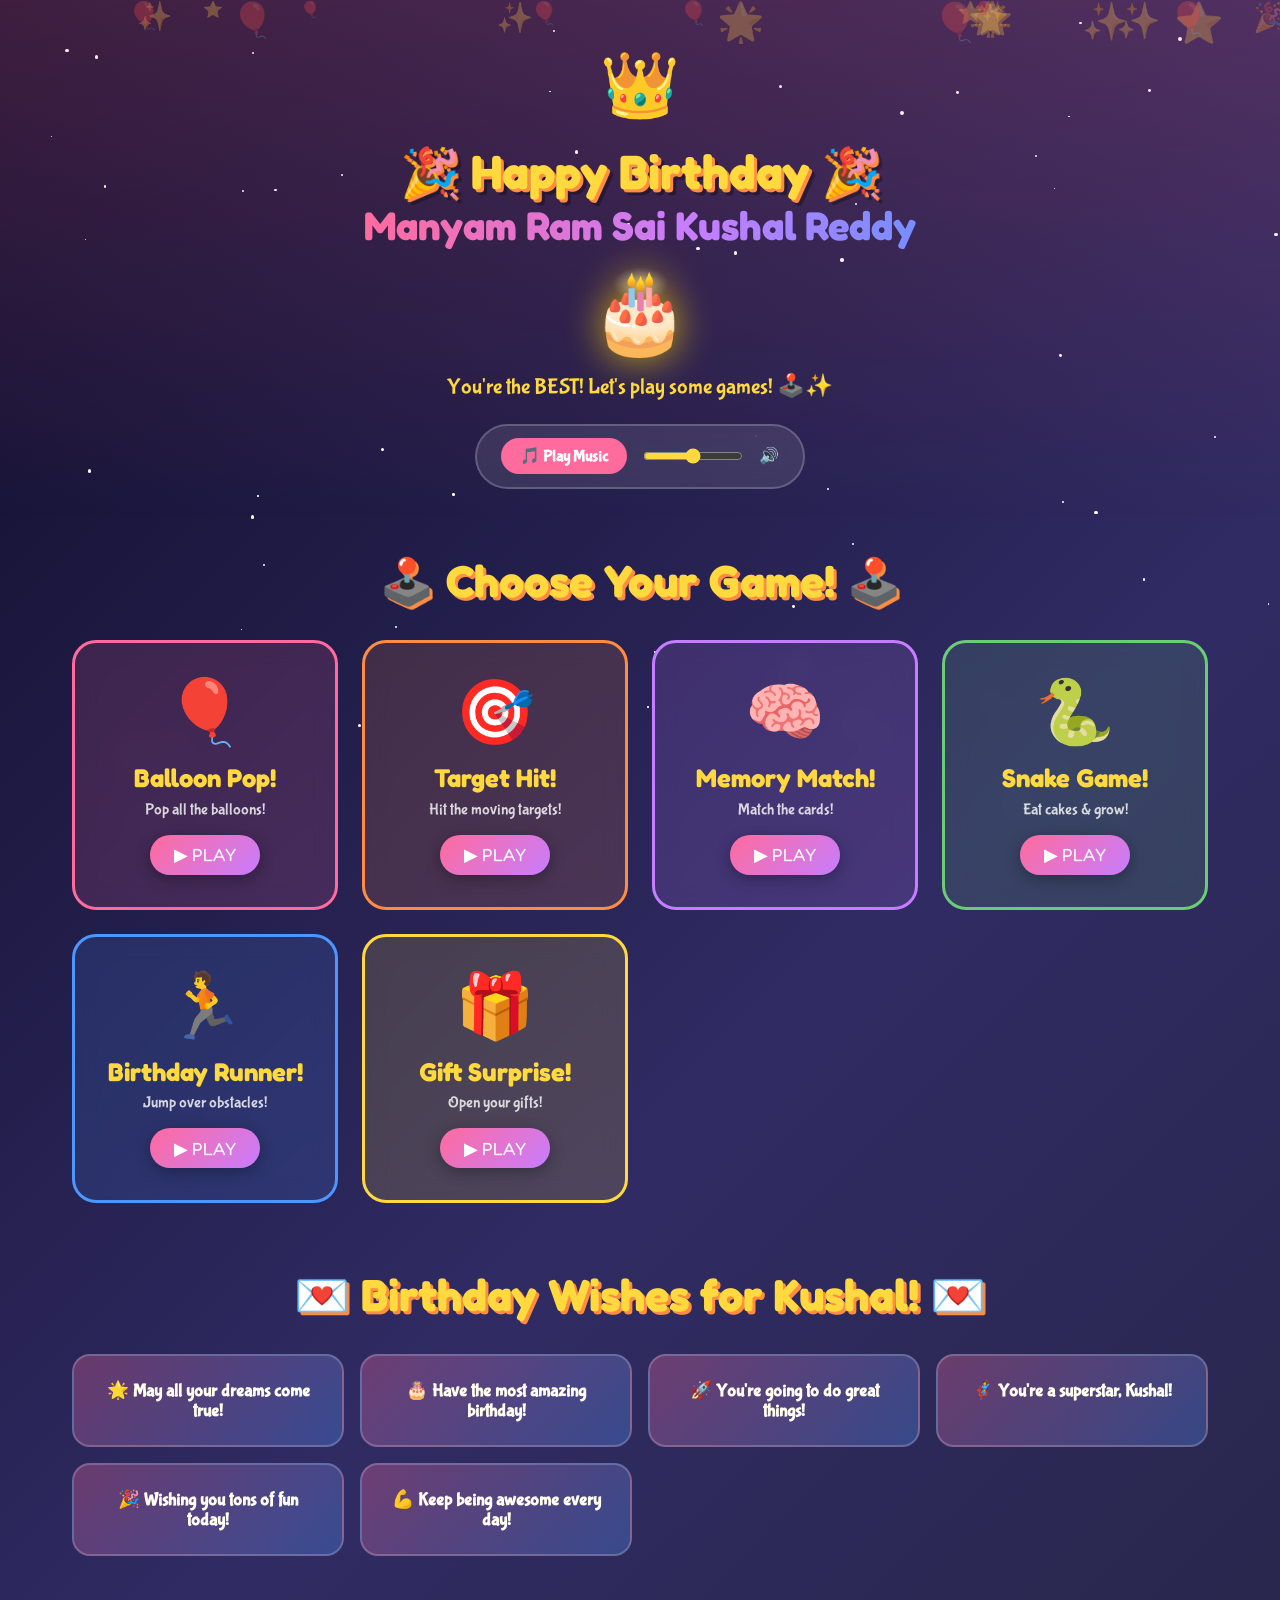
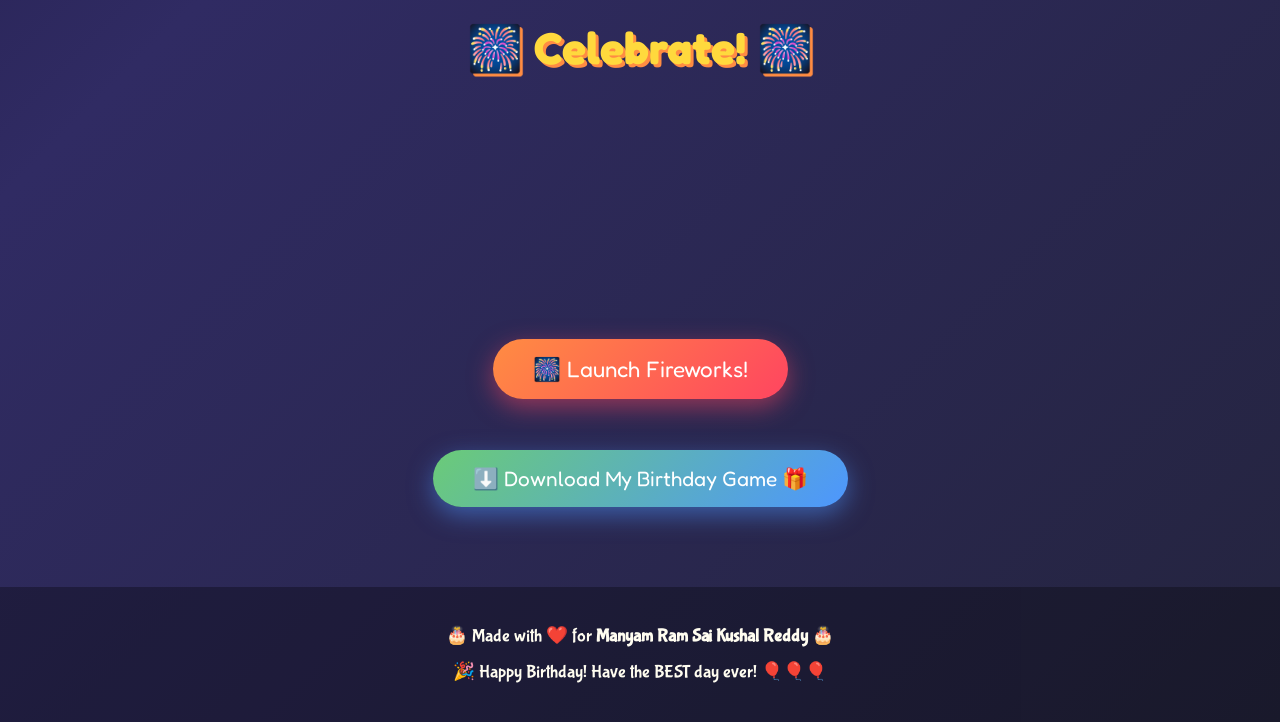
<file: index.html>
<!DOCTYPE html>
<html lang="en">
<head>
  <meta charset="UTF-8" />
  <meta name="viewport" content="width=device-width, initial-scale=1.0"/>
  <title>🎉 Happy Birthday Kushal! 🎂</title>
  <link rel="stylesheet" href="style.css" />
  <!-- Google Fonts: Bubblegum Sans + Fredoka One -->
  <link href="https://fonts.googleapis.com/css2?family=Bubblegum+Sans&family=Fredoka+One&family=Nunito:wght@400;700;900&display=swap" rel="stylesheet"/>
</head>
<body>

  <!-- 🎊 Confetti container -->
  <div id="confetti-container"></div>

  <!-- 🎈 Floating balloons background -->
  <div id="balloons-bg"></div>

  <!-- ⭐ Stars background -->
  <div id="stars-bg"></div>

  <!-- 🏠 HEADER -->
  <header class="main-header">
    <div class="birthday-crown">👑</div>
    <h1 class="main-title">
      <span class="wave-text">🎉 Happy Birthday 🎉</span><br/>
      <span class="name-text">Manyam Ram Sai Kushal Reddy</span>
    </h1>
    <div class="cake-animation">🎂</div>
    <p class="subtitle">You're the BEST! Let's play some games! 🕹️✨</p>

    <!-- 🔊 Music controls -->
    <div class="music-controls">
      <button id="music-btn" class="music-btn" onclick="toggleMusic()">🎵 Play Music</button>
      <input type="range" id="volume-slider" min="0" max="1" step="0.1" value="0.5" oninput="changeVolume(this.value)" />
      <span>🔊</span>
    </div>
  </header>

  <!-- 🎮 GAMES SECTION -->
  <section class="games-section">
    <h2 class="section-title">🕹️ Choose Your Game! 🕹️</h2>
    <div class="games-grid">

      <a href="games/balloon.html" class="game-card balloon-card">
        <div class="game-emoji">🎈</div>
        <h3>Balloon Pop!</h3>
        <p>Pop all the balloons!</p>
        <span class="play-btn">▶ PLAY</span>
      </a>

      <a href="games/target.html" class="game-card target-card">
        <div class="game-emoji">🎯</div>
        <h3>Target Hit!</h3>
        <p>Hit the moving targets!</p>
        <span class="play-btn">▶ PLAY</span>
      </a>

      <a href="games/memory.html" class="game-card memory-card">
        <div class="game-emoji">🧠</div>
        <h3>Memory Match!</h3>
        <p>Match the cards!</p>
        <span class="play-btn">▶ PLAY</span>
      </a>

      <a href="games/snake.html" class="game-card snake-card">
        <div class="game-emoji">🐍</div>
        <h3>Snake Game!</h3>
        <p>Eat cakes & grow!</p>
        <span class="play-btn">▶ PLAY</span>
      </a>

      <a href="games/runner.html" class="game-card runner-card">
        <div class="game-emoji">🏃</div>
        <h3>Birthday Runner!</h3>
        <p>Jump over obstacles!</p>
        <span class="play-btn">▶ PLAY</span>
      </a>

      <a href="games/gift.html" class="game-card gift-card">
        <div class="game-emoji">🎁</div>
        <h3>Gift Surprise!</h3>
        <p>Open your gifts!</p>
        <span class="play-btn">▶ PLAY</span>
      </a>

    </div>
  </section>

  <!-- 💌 WISHES SECTION -->
  <section class="wishes-section">
    <h2 class="section-title">💌 Birthday Wishes for Kushal! 💌</h2>
    <div class="wishes-grid">
      <div class="wish-card">🌟 May all your dreams come true!</div>
      <div class="wish-card">🎂 Have the most amazing birthday!</div>
      <div class="wish-card">🚀 You're going to do great things!</div>
      <div class="wish-card">🦸 You're a superstar, Kushal!</div>
      <div class="wish-card">🎉 Wishing you tons of fun today!</div>
      <div class="wish-card">💪 Keep being awesome every day!</div>
    </div>
  </section>

  <!-- 🎆 FIREWORKS SECTION -->
  <section class="fireworks-section">
    <h2 class="section-title">🎆 Celebrate! 🎆</h2>
    <div id="fireworks-display"></div>
    <button class="fireworks-btn" onclick="launchFireworks()">🎆 Launch Fireworks!</button>
    <br/><br/>
    <!-- ⬇️ Download Button -->
    <button class="download-btn" onclick="showDownloadInfo()">⬇️ Download My Birthday Game 🎁</button>
    <div id="download-info" class="download-info" style="display:none;">
      <h3>🎁 How to Download & Run!</h3>
      <ol>
        <li>📁 Copy the entire <strong>birthday-game</strong> folder to your computer</li>
        <li>💻 Open <strong>VS Code</strong></li>
        <li>📂 Go to <strong>File → Open Folder</strong> → select <strong>birthday-game</strong></li>
        <li>🔌 Install <strong>Live Server</strong> extension (search in Extensions panel)</li>
        <li>🖱️ Right-click <strong>index.html</strong> → click <strong>"Open with Live Server"</strong></li>
        <li>🎉 Enjoy the Birthday Game Party!</li>
      </ol>
    </div>
  </section>

  <!-- 🦶 FOOTER -->
  <footer class="main-footer">
    <p>🎂 Made with ❤️ for <strong>Manyam Ram Sai Kushal Reddy</strong> 🎂</p>
    <p>🎉 Happy Birthday! Have the BEST day ever! 🎈🎈🎈</p>
  </footer>

  <script src="script.js"></script>
</body>
</html>
</file>
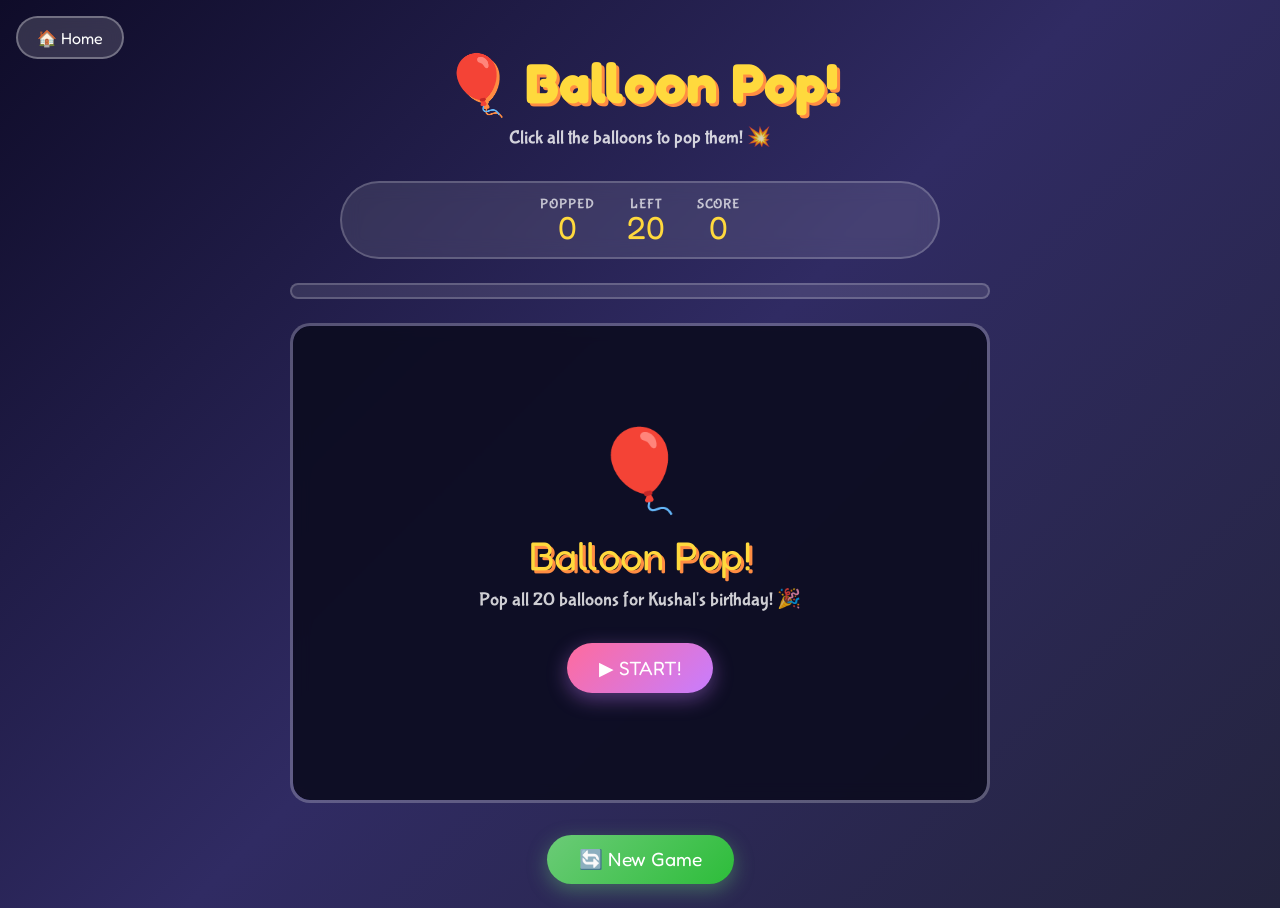
<file: games/balloon.html>
<!DOCTYPE html>
<html lang="en">
<head>
  <meta charset="UTF-8"/>
  <meta name="viewport" content="width=device-width, initial-scale=1.0"/>
  <title>🎈 Balloon Pop! - Kushal's Birthday</title>
  <link href="https://fonts.googleapis.com/css2?family=Bubblegum+Sans&family=Fredoka+One&display=swap" rel="stylesheet"/>
  <link rel="stylesheet" href="../css/games.css"/>
  <style>
    #balloon-arena {
      width: min(700px, 95vw);
      height: 480px;
      position: relative;
      cursor: crosshair;
    }
    .balloon {
      position: absolute;
      font-size: 2.8rem;
      cursor: pointer;
      transition: transform 0.1s;
      user-select: none;
      filter: drop-shadow(0 4px 8px rgba(0,0,0,0.4));
      animation: floatBalloon linear infinite;
    }
    .balloon:hover { transform: scale(1.2); }
    .balloon.popping {
      animation: popAnim 0.3s ease-out forwards !important;
    }
    @keyframes floatBalloon {
      0%   { transform: translateX(0) translateY(0); }
      25%  { transform: translateX(10px) translateY(-8px); }
      50%  { transform: translateX(-5px) translateY(-15px); }
      75%  { transform: translateX(-10px) translateY(-8px); }
      100% { transform: translateX(0) translateY(0); }
    }
    @keyframes popAnim {
      0%   { transform: scale(1); opacity: 1; }
      50%  { transform: scale(1.8); opacity: 0.8; }
      100% { transform: scale(0.1); opacity: 0; }
    }
    .pop-text {
      position: absolute;
      font-family: 'Fredoka One', cursive;
      font-size: 1.5rem;
      color: var(--yellow);
      text-shadow: 2px 2px 0 var(--orange);
      pointer-events: none;
      animation: popTextAnim 0.8s ease-out forwards;
      z-index: 20;
    }
    @keyframes popTextAnim {
      0%   { transform: scale(0) translateY(0); opacity: 1; }
      50%  { transform: scale(1.3) translateY(-20px); opacity: 1; }
      100% { transform: scale(0.8) translateY(-50px); opacity: 0; }
    }
    .progress-bar-wrap {
      width: min(700px, 95vw);
      background: rgba(255,255,255,0.1);
      border-radius: 20px;
      height: 16px;
      margin: 0.5rem auto;
      border: 2px solid rgba(255,255,255,0.2);
      overflow: hidden;
    }
    #progress-bar {
      height: 100%;
      background: linear-gradient(90deg, var(--green), var(--yellow));
      border-radius: 20px;
      transition: width 0.3s;
      width: 0%;
    }
  </style>
</head>
<body>
  <a href="../index.html" class="back-btn">🏠 Home</a>

  <div class="game-header">
    <h1 class="game-title">🎈 Balloon Pop!</h1>
    <p class="game-subtitle">Click all the balloons to pop them! 💥</p>
  </div>

  <div class="score-bar">
    <div class="score-item">
      <div class="score-label">Popped</div>
      <div class="score-value" id="popped-count">0</div>
    </div>
    <div class="score-item">
      <div class="score-label">Left</div>
      <div class="score-value" id="left-count">20</div>
    </div>
    <div class="score-item">
      <div class="score-label">Score</div>
      <div class="score-value" id="score">0</div>
    </div>
  </div>

  <div class="progress-bar-wrap">
    <div id="progress-bar"></div>
  </div>

  <div class="game-container" id="balloon-arena">
    <!-- Balloons injected by JS -->
    <div class="overlay" id="start-overlay">
      <div class="overlay-emoji">🎈</div>
      <div class="overlay-title">Balloon Pop!</div>
      <div class="overlay-msg">Pop all 20 balloons for Kushal's birthday! 🎉</div>
      <button class="btn btn-primary" onclick="startGame()">▶ START!</button>
    </div>
  </div>

  <div style="text-align:center; margin-top:0.5rem;">
    <button class="btn btn-success" onclick="startGame()">🔄 New Game</button>
  </div>

  <script src="../js/balloon.js"></script>
</body>
</html>
</file>
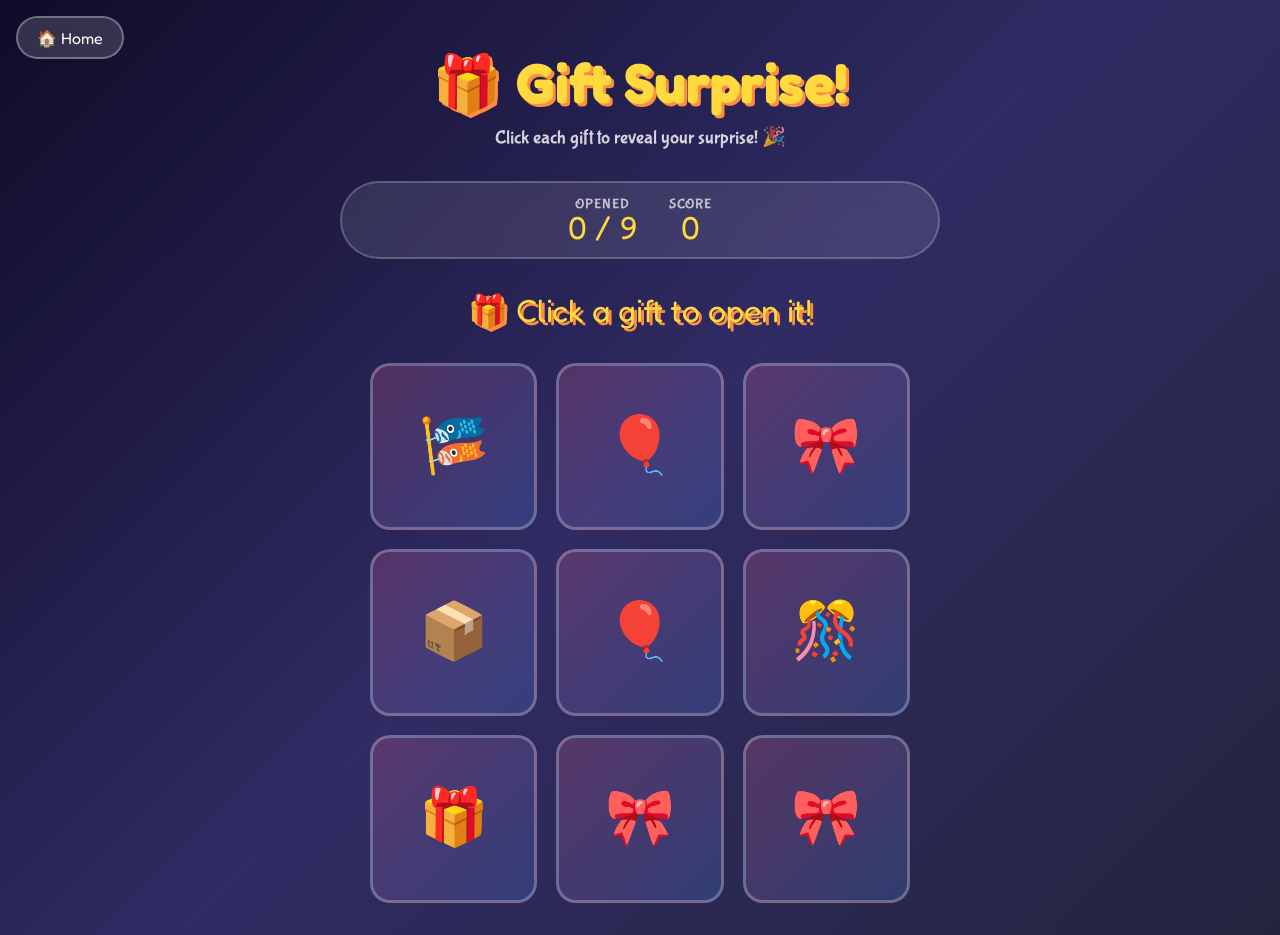
<file: games/gift.html>
<!DOCTYPE html>
<html lang="en">
<head>
  <meta charset="UTF-8"/>
  <meta name="viewport" content="width=device-width, initial-scale=1.0"/>
  <title>🎁 Gift Surprise! - Kushal's Birthday</title>
  <link href="https://fonts.googleapis.com/css2?family=Bubblegum+Sans&family=Fredoka+One&display=swap" rel="stylesheet"/>
  <link rel="stylesheet" href="../css/games.css"/>
  <style>
    .gift-zone {
      display: grid;
      grid-template-columns: repeat(3, 1fr);
      gap: 1.2rem;
      max-width: 540px;
      width: 90%;
      margin: 1rem auto;
    }
    .gift-box {
      aspect-ratio: 1;
      background: linear-gradient(135deg, rgba(255,107,157,0.2), rgba(77,150,255,0.2));
      border: 3px solid rgba(255,255,255,0.25);
      border-radius: 20px;
      display: flex;
      flex-direction: column;
      align-items: center;
      justify-content: center;
      cursor: pointer;
      transition: all 0.3s cubic-bezier(0.34,1.56,0.64,1);
      position: relative;
      overflow: hidden;
    }
    .gift-box:hover:not(.opened) {
      transform: scale(1.08) rotate(2deg);
      border-color: var(--yellow);
      box-shadow: 0 10px 30px rgba(255,217,61,0.4);
    }
    .gift-box.opened {
      cursor: default;
      background: linear-gradient(135deg, rgba(107,203,119,0.3), rgba(77,150,255,0.3));
      border-color: var(--green);
    }
    .gift-emoji {
      font-size: 3.5rem;
      transition: all 0.4s;
      display: block;
    }
    .gift-box.opened .gift-emoji {
      animation: openBounce 0.5s cubic-bezier(0.34,1.56,0.64,1);
    }
    @keyframes openBounce {
      0%   { transform: scale(0) rotate(-180deg); }
      60%  { transform: scale(1.3) rotate(10deg); }
      100% { transform: scale(1) rotate(0); }
    }
    .gift-msg {
      font-family: 'Fredoka One', cursive;
      font-size: 0.75rem;
      color: var(--yellow);
      text-align: center;
      padding: 0 4px;
      margin-top: 4px;
      display: none;
    }
    .gift-box.opened .gift-msg { display: block; animation: fadeInUp 0.4s ease; }
    .shine-ring {
      position: absolute;
      width: 200%;
      height: 200%;
      background: radial-gradient(circle, rgba(255,255,255,0.3) 0%, transparent 60%);
      top: -50%; left: -50%;
      pointer-events: none;
      animation: shineSpin 3s linear infinite;
      opacity: 0;
    }
    .gift-box:hover .shine-ring { opacity: 1; }
    @keyframes shineSpin {
      from { transform: rotate(0deg); }
      to   { transform: rotate(360deg); }
    }
    #big-message {
      font-family: 'Fredoka One', cursive;
      font-size: 2rem;
      color: var(--yellow);
      text-shadow: 3px 3px 0 var(--orange);
      text-align: center;
      margin: 1rem;
      min-height: 2.5rem;
      animation: fadeInUp 0.5s ease;
    }
    #all-open-section {
      text-align: center;
      display: none;
      animation: fadeInUp 0.8s ease;
    }
    #all-open-section h2 {
      font-family: 'Fredoka One', cursive;
      font-size: 2.5rem;
      color: var(--yellow);
      text-shadow: 3px 3px 0 var(--orange);
      margin-bottom: 1rem;
    }
    .open-counter {
      font-size: 1.2rem;
      color: rgba(255,255,255,0.8);
      text-align: center;
      margin-bottom: 0.5rem;
    }
  </style>
</head>
<body>
  <a href="../index.html" class="back-btn">🏠 Home</a>

  <div class="game-header">
    <h1 class="game-title">🎁 Gift Surprise!</h1>
    <p class="game-subtitle">Click each gift to reveal your surprise! 🎉</p>
  </div>

  <div class="score-bar">
    <div class="score-item">
      <div class="score-label">Opened</div>
      <div class="score-value" id="opened">0 / 9</div>
    </div>
    <div class="score-item">
      <div class="score-label">Score</div>
      <div class="score-value" id="score">0</div>
    </div>
  </div>

  <div id="big-message">🎁 Click a gift to open it!</div>

  <div class="gift-zone" id="gift-zone">
    <!-- Generated by JS -->
  </div>

  <div id="all-open-section">
    <h2>🎉 All Gifts Opened! 🎉</h2>
    <p style="font-size:1.3rem; color:rgba(255,255,255,0.9); margin-bottom:1rem;">
      Happy Birthday Kushal! You're truly special! 🌟
    </p>
    <button class="btn btn-primary" onclick="initGame()">🔄 Play Again!</button>
    <a href="../index.html" class="btn btn-success" style="text-decoration:none;">🏠 Home</a>
  </div>

  <!-- Confetti overlay -->
  <div id="confetti-burst" style="position:fixed; inset:0; pointer-events:none; z-index:999;"></div>

  <script src="../js/gift.js"></script>
</body>
</html>
</file>
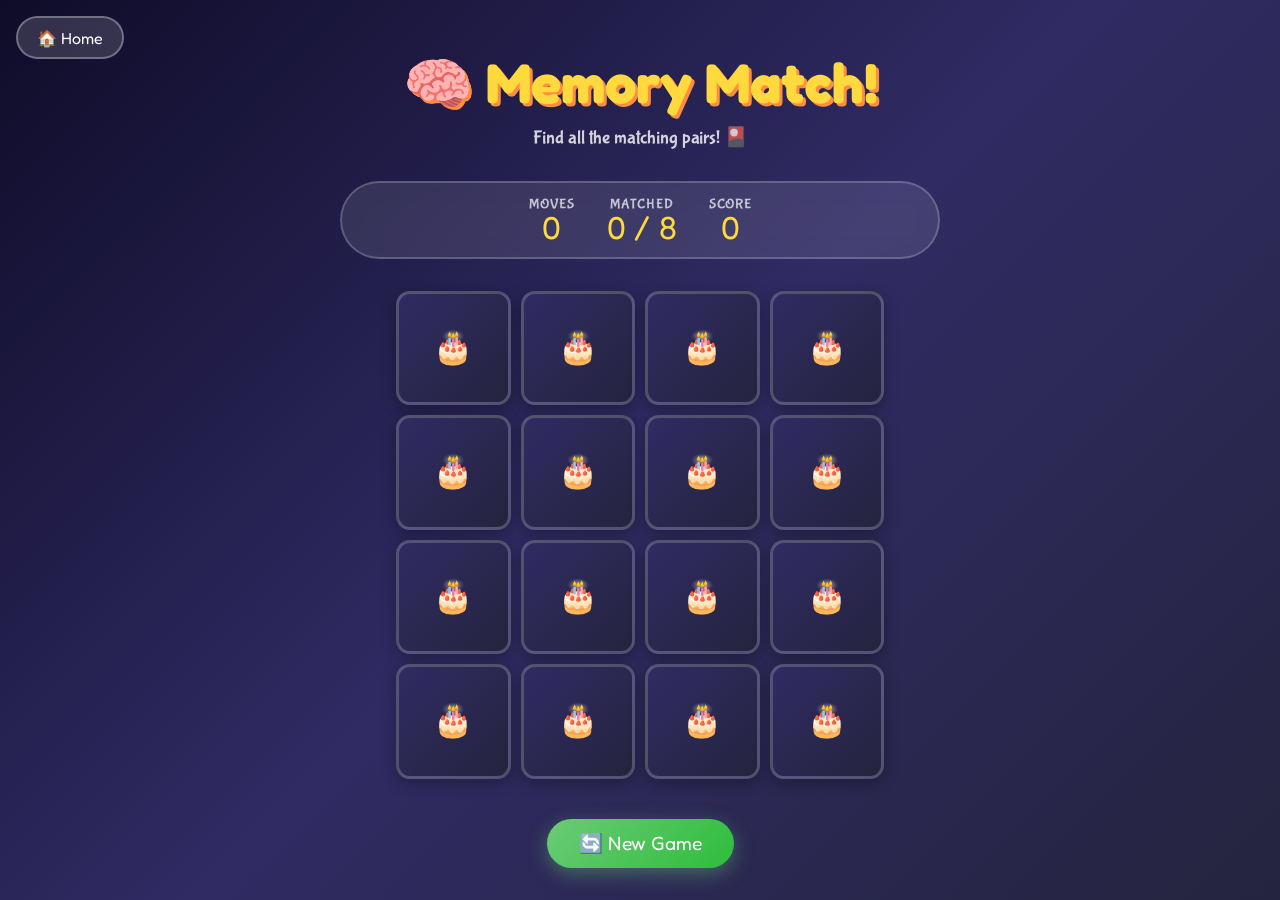
<file: games/memory.html>
<!DOCTYPE html>
<html lang="en">
<head>
  <meta charset="UTF-8"/>
  <meta name="viewport" content="width=device-width, initial-scale=1.0"/>
  <title>🧠 Memory Match! - Kushal's Birthday</title>
  <link href="https://fonts.googleapis.com/css2?family=Bubblegum+Sans&family=Fredoka+One&display=swap" rel="stylesheet"/>
  <link rel="stylesheet" href="../css/games.css"/>
  <style>
    .memory-grid {
      display: grid;
      grid-template-columns: repeat(4, 1fr);
      gap: 10px;
      padding: 1rem;
      width: min(520px, 90vw);
      margin: 0 auto;
    }
    .mem-card {
      aspect-ratio: 1;
      cursor: pointer;
      perspective: 600px;
      position: relative;
    }
    .mem-inner {
      width: 100%; height: 100%;
      transform-style: preserve-3d;
      transition: transform 0.45s cubic-bezier(0.4, 0, 0.2, 1);
      position: relative;
    }
    .mem-card.flipped .mem-inner { transform: rotateY(180deg); }
    .mem-card.matched .mem-inner { transform: rotateY(180deg); }
    .mem-front, .mem-back {
      position: absolute; inset: 0;
      backface-visibility: hidden;
      border-radius: 14px;
      display: flex;
      align-items: center;
      justify-content: center;
      font-size: 2.4rem;
      border: 3px solid rgba(255,255,255,0.2);
      box-shadow: 0 4px 15px rgba(0,0,0,0.3);
    }
    .mem-back {
      background: linear-gradient(135deg, #302b63, #24243e);
      font-size: 2rem;
    }
    .mem-back::after { content: '🎂'; font-size: 2rem; }
    .mem-front {
      transform: rotateY(180deg);
      background: linear-gradient(135deg, rgba(255,107,157,0.3), rgba(77,150,255,0.3));
    }
    .mem-card.matched .mem-front {
      background: linear-gradient(135deg, rgba(107,203,119,0.5), rgba(77,150,255,0.5));
      border-color: var(--green);
      animation: matchPulse 0.4s ease;
    }
    @keyframes matchPulse {
      0%, 100% { transform: rotateY(180deg) scale(1); }
      50%       { transform: rotateY(180deg) scale(1.15); }
    }
    .mem-card.wrong .mem-inner { animation: wrongShake 0.4s ease; }
    @keyframes wrongShake {
      0%, 100% { transform: rotateY(180deg) translateX(0); }
      25%       { transform: rotateY(180deg) translateX(-6px); }
      75%       { transform: rotateY(180deg) translateX(6px); }
    }
  </style>
</head>
<body>
  <a href="../index.html" class="back-btn">🏠 Home</a>

  <div class="game-header">
    <h1 class="game-title">🧠 Memory Match!</h1>
    <p class="game-subtitle">Find all the matching pairs! 🎴</p>
  </div>

  <div class="score-bar">
    <div class="score-item">
      <div class="score-label">Moves</div>
      <div class="score-value" id="moves">0</div>
    </div>
    <div class="score-item">
      <div class="score-label">Matched</div>
      <div class="score-value" id="matched">0 / 8</div>
    </div>
    <div class="score-item">
      <div class="score-label">Score</div>
      <div class="score-value" id="score">0</div>
    </div>
  </div>

  <div id="memory-grid" class="memory-grid"></div>

  <div style="text-align:center; margin-top:1rem;">
    <button class="btn btn-success" onclick="initGame()">🔄 New Game</button>
  </div>

  <!-- Win overlay (placed outside grid) -->
  <div id="win-overlay" class="overlay" style="display:none; position:fixed; inset:0; border-radius:0; z-index:200;">
    <div class="overlay-emoji">🏆</div>
    <div class="overlay-title">You Win!</div>
    <div id="win-msg" class="overlay-msg"></div>
    <button class="btn btn-primary" onclick="initGame(); document.getElementById('win-overlay').style.display='none'">🔄 Play Again!</button>
    <a href="../index.html" class="btn btn-success" style="text-decoration:none; margin:0.5rem;">🏠 Home</a>
  </div>

  <script src="../js/memory.js"></script>
</body>
</html>
</file>
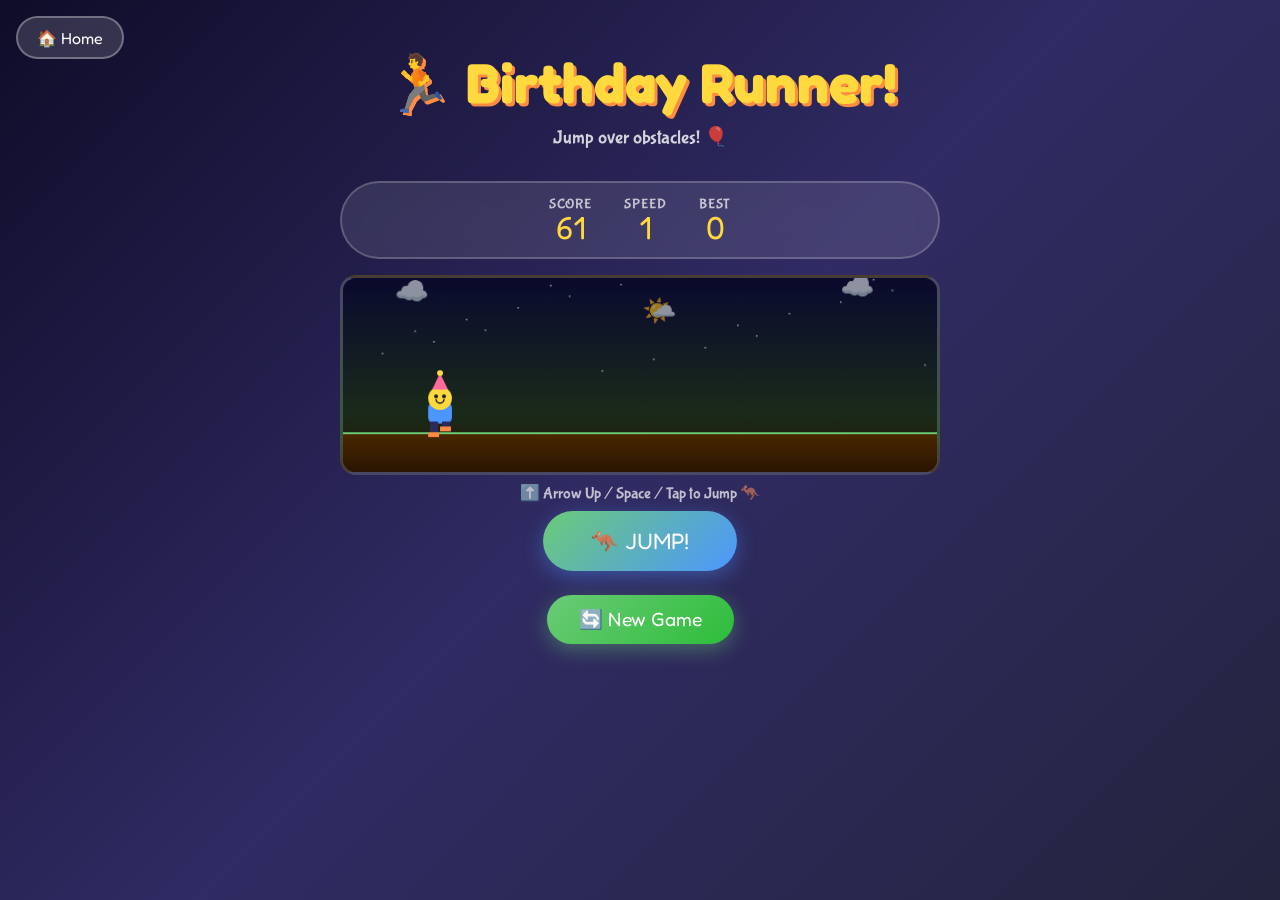
<file: games/runner.html>
<!DOCTYPE html>
<html lang="en">
<head>
  <meta charset="UTF-8"/>
  <meta name="viewport" content="width=device-width, initial-scale=1.0"/>
  <title>🏃 Birthday Runner! - Kushal's Birthday</title>
  <link href="https://fonts.googleapis.com/css2?family=Bubblegum+Sans&family=Fredoka+One&display=swap" rel="stylesheet"/>
  <link rel="stylesheet" href="../css/games.css"/>
  <style>
    #runner-canvas {
      border: 3px solid rgba(255,255,255,0.2);
      border-radius: 16px;
      background: linear-gradient(180deg, #1a1a3e 0%, #0d2b0d 80%, #1a0a00 100%);
      display: block;
      margin: 0 auto;
      cursor: pointer;
    }
    .controls-hint {
      font-size: 1rem;
      color: rgba(255,255,255,0.7);
      text-align: center;
      margin-top: 0.5rem;
    }
    .jump-btn {
      font-family: 'Fredoka One', cursive;
      font-size: 1.4rem;
      padding: 1rem 3rem;
      background: linear-gradient(135deg, var(--green), var(--blue));
      color: white;
      border: none;
      border-radius: 50px;
      cursor: pointer;
      box-shadow: 0 6px 20px rgba(77,150,255,0.4);
      transition: all 0.1s;
      margin: 0.5rem;
      display: block;
      margin: 0.5rem auto;
    }
    .jump-btn:active { transform: scale(0.95); }
  </style>
</head>
<body>
  <a href="../index.html" class="back-btn">🏠 Home</a>

  <div class="game-header">
    <h1 class="game-title">🏃 Birthday Runner!</h1>
    <p class="game-subtitle">Jump over obstacles! 🎈</p>
  </div>

  <div class="score-bar">
    <div class="score-item">
      <div class="score-label">Score</div>
      <div class="score-value" id="score">0</div>
    </div>
    <div class="score-item">
      <div class="score-label">Speed</div>
      <div class="score-value" id="speed">1</div>
    </div>
    <div class="score-item">
      <div class="score-label">Best</div>
      <div class="score-value" id="best">0</div>
    </div>
  </div>

  <canvas id="runner-canvas" width="600" height="200"></canvas>

  <p class="controls-hint">⬆️ Arrow Up / Space / Tap to Jump 🦘</p>
  <button class="jump-btn" id="jump-btn" onclick="jump()">🦘 JUMP!</button>

  <div style="text-align:center; margin-top:0.5rem;">
    <button class="btn btn-success" onclick="startGame()">🔄 New Game</button>
  </div>

  <script src="../js/runner.js"></script>
</body>
</html>
</file>
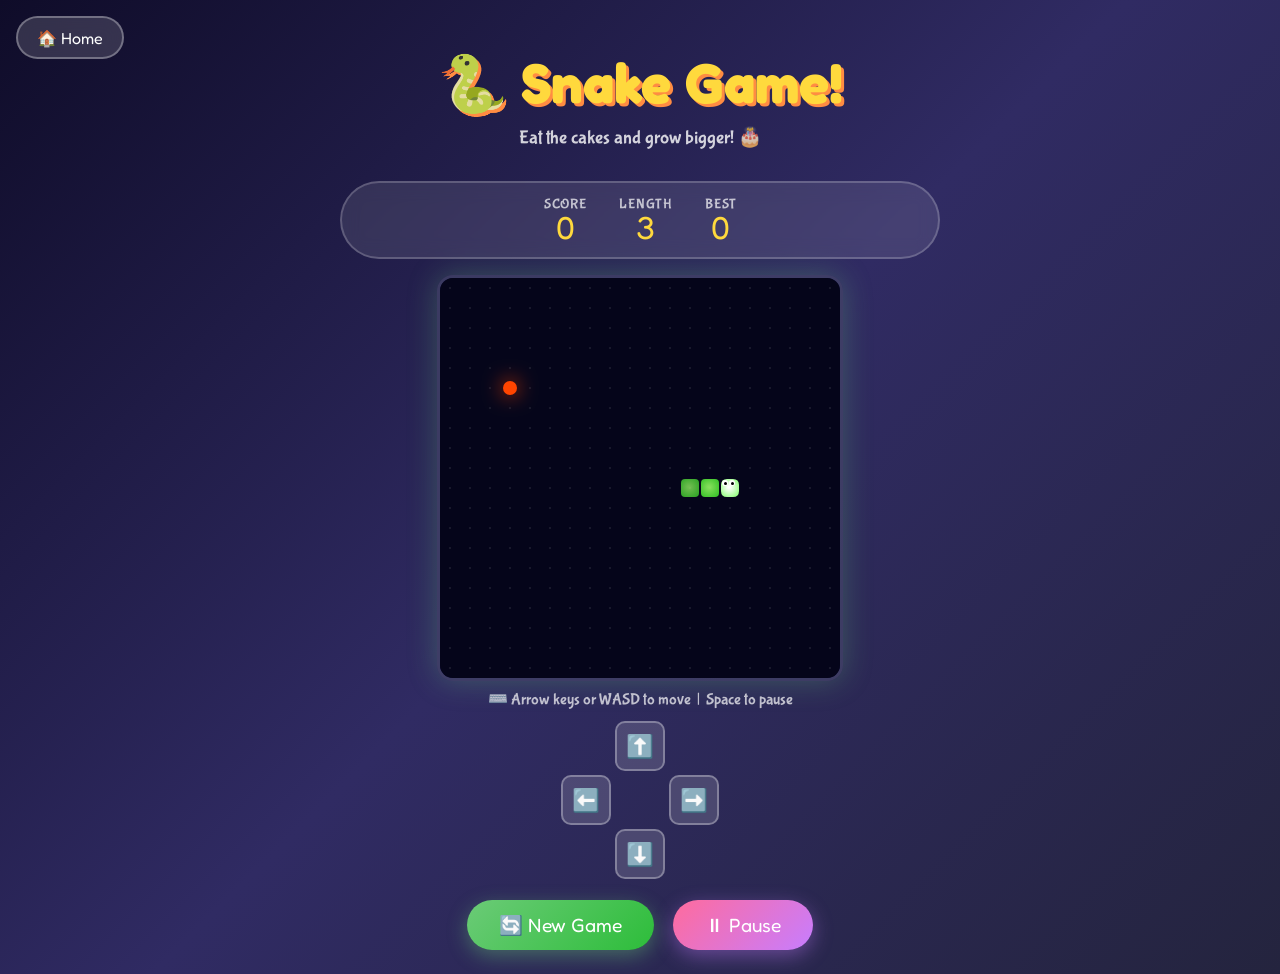
<file: games/snake.html>
<!DOCTYPE html>
<html lang="en">
<head>
  <meta charset="UTF-8"/>
  <meta name="viewport" content="width=device-width, initial-scale=1.0"/>
  <title>🐍 Snake Game! - Kushal's Birthday</title>
  <link href="https://fonts.googleapis.com/css2?family=Bubblegum+Sans&family=Fredoka+One&display=swap" rel="stylesheet"/>
  <link rel="stylesheet" href="../css/games.css"/>
  <style>
    #snake-canvas {
      border: 3px solid rgba(255,255,255,0.2);
      border-radius: 16px;
      background: rgba(0,0,50,0.7);
      display: block;
      margin: 0 auto;
      box-shadow: 0 0 30px rgba(107,203,119,0.3);
    }
    .controls-hint {
      font-size: 1rem;
      color: rgba(255,255,255,0.7);
      text-align: center;
      margin-top: 0.5rem;
    }
    /* Mobile D-Pad */
    .dpad {
      display: grid;
      grid-template-columns: repeat(3, 50px);
      grid-template-rows: repeat(3, 50px);
      gap: 4px;
      margin: 0.8rem auto;
      width: fit-content;
    }
    .dpad-btn {
      font-size: 1.4rem;
      background: rgba(255,255,255,0.15);
      border: 2px solid rgba(255,255,255,0.3);
      border-radius: 10px;
      color: white;
      cursor: pointer;
      transition: all 0.1s;
      display: flex; align-items: center; justify-content: center;
    }
    .dpad-btn:active { background: var(--green); transform: scale(0.9); }
    .dpad-center { grid-column: 2; grid-row: 2; background: transparent; border: none; }
  </style>
</head>
<body>
  <a href="../index.html" class="back-btn">🏠 Home</a>

  <div class="game-header">
    <h1 class="game-title">🐍 Snake Game!</h1>
    <p class="game-subtitle">Eat the cakes and grow bigger! 🎂</p>
  </div>

  <div class="score-bar">
    <div class="score-item">
      <div class="score-label">Score</div>
      <div class="score-value" id="score">0</div>
    </div>
    <div class="score-item">
      <div class="score-label">Length</div>
      <div class="score-value" id="length">3</div>
    </div>
    <div class="score-item">
      <div class="score-label">Best</div>
      <div class="score-value" id="best">0</div>
    </div>
  </div>

  <canvas id="snake-canvas" width="400" height="400"></canvas>

  <p class="controls-hint">⌨️ Arrow keys or WASD to move &nbsp;|&nbsp; Space to pause</p>

  <!-- Mobile D-Pad -->
  <div class="dpad">
    <div></div>
    <button class="dpad-btn" id="btn-up" onclick="setDir(0,-1)">⬆️</button>
    <div></div>
    <button class="dpad-btn" id="btn-left" onclick="setDir(-1,0)">⬅️</button>
    <div class="dpad-center"></div>
    <button class="dpad-btn" id="btn-right" onclick="setDir(1,0)">➡️</button>
    <div></div>
    <button class="dpad-btn" id="btn-down" onclick="setDir(0,1)">⬇️</button>
    <div></div>
  </div>

  <div style="text-align:center;">
    <button class="btn btn-success" onclick="startGame()">🔄 New Game</button>
    <button class="btn btn-primary" id="pause-btn" onclick="togglePause()">⏸ Pause</button>
  </div>

  <script src="../js/snake.js"></script>
</body>
</html>
</file>
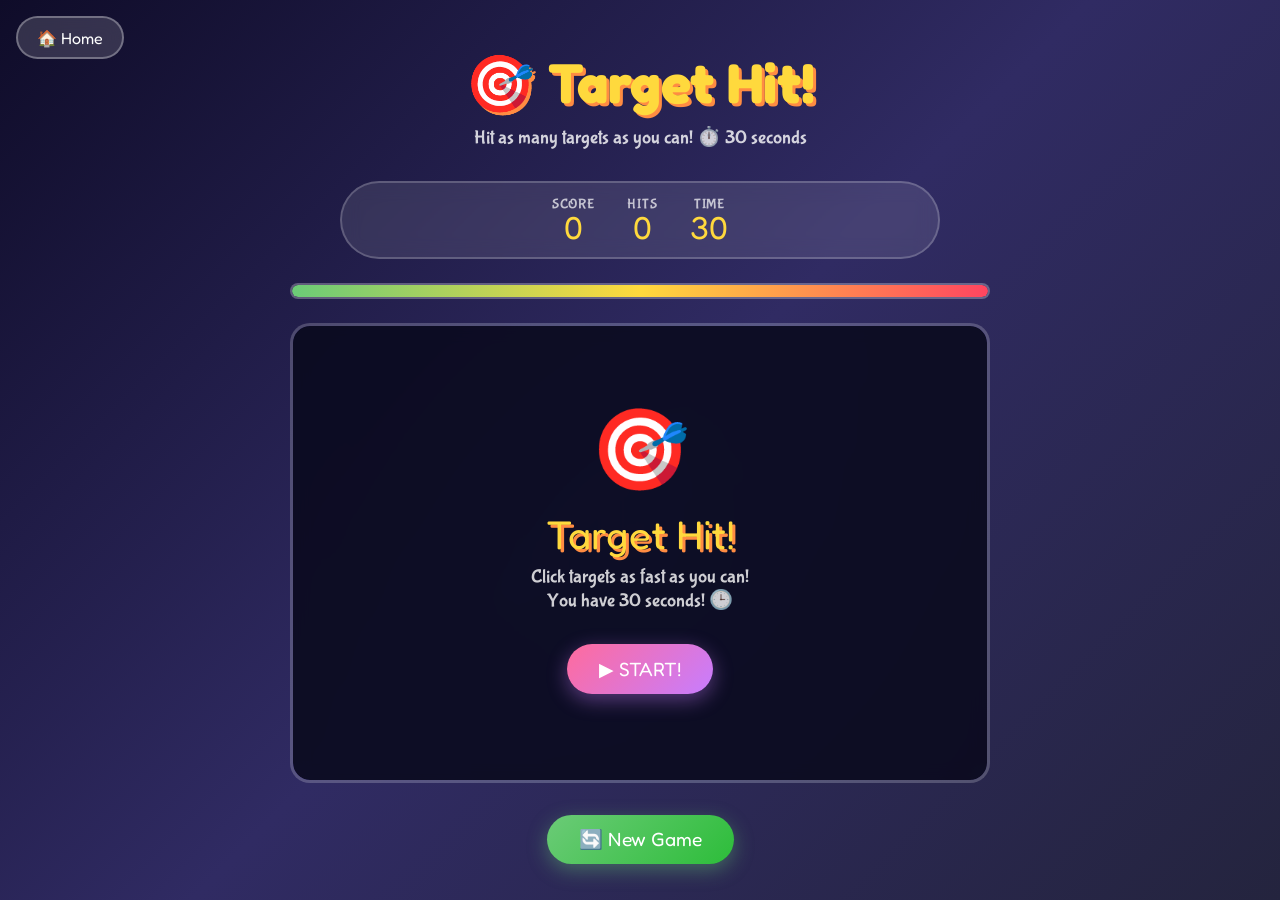
<file: games/target.html>
<!DOCTYPE html>
<html lang="en">
<head>
  <meta charset="UTF-8"/>
  <meta name="viewport" content="width=device-width, initial-scale=1.0"/>
  <title>🎯 Target Hit! - Kushal's Birthday</title>
  <link href="https://fonts.googleapis.com/css2?family=Bubblegum+Sans&family=Fredoka+One&display=swap" rel="stylesheet"/>
  <link rel="stylesheet" href="../css/games.css"/>
  <style>
    #target-arena {
      width: min(700px, 95vw);
      height: 460px;
      position: relative;
      cursor: crosshair;
      background: radial-gradient(circle at center, rgba(77,150,255,0.1), transparent);
    }
    .target {
      position: absolute;
      font-size: 3.5rem;
      cursor: pointer;
      user-select: none;
      filter: drop-shadow(0 4px 12px rgba(0,0,0,0.5));
      transition: transform 0.1s;
    }
    .target:active { transform: scale(0.8); }
    .hit-flash {
      position: absolute;
      font-family: 'Fredoka One', cursive;
      font-size: 1.8rem;
      pointer-events: none;
      animation: hitAnim 0.7s ease-out forwards;
      z-index: 20;
    }
    @keyframes hitAnim {
      0%   { transform: scale(0.5); opacity: 1; }
      60%  { transform: scale(1.3); opacity: 1; }
      100% { transform: scale(1) translateY(-40px); opacity: 0; }
    }
    #countdown {
      font-family: 'Fredoka One', cursive;
      font-size: 3rem;
      color: var(--yellow);
      text-align: center;
      position: absolute;
      width: 100%;
      top: 50%;
      transform: translateY(-50%);
      text-shadow: 3px 3px 0 var(--orange);
      z-index: 10;
      animation: countdownPulse 1s ease-in-out;
    }
    @keyframes countdownPulse {
      0%   { transform: translateY(-50%) scale(0.5); opacity: 0; }
      50%  { transform: translateY(-50%) scale(1.4); opacity: 1; }
      100% { transform: translateY(-50%) scale(1); opacity: 1; }
    }
    .timer-bar-wrap {
      width: min(700px, 95vw);
      background: rgba(255,255,255,0.1);
      border-radius: 20px;
      height: 16px;
      margin: 0.5rem auto;
      border: 2px solid rgba(255,255,255,0.2);
      overflow: hidden;
    }
    #timer-bar {
      height: 100%;
      background: linear-gradient(90deg, var(--green), var(--yellow), var(--red));
      border-radius: 20px;
      transition: width 0.1s linear;
      width: 100%;
    }
  </style>
</head>
<body>
  <a href="../index.html" class="back-btn">🏠 Home</a>

  <div class="game-header">
    <h1 class="game-title">🎯 Target Hit!</h1>
    <p class="game-subtitle">Hit as many targets as you can! ⏱️ 30 seconds</p>
  </div>

  <div class="score-bar">
    <div class="score-item">
      <div class="score-label">Score</div>
      <div class="score-value" id="score">0</div>
    </div>
    <div class="score-item">
      <div class="score-label">Hits</div>
      <div class="score-value" id="hits">0</div>
    </div>
    <div class="score-item">
      <div class="score-label">Time</div>
      <div class="score-value" id="time">30</div>
    </div>
  </div>

  <div class="timer-bar-wrap">
    <div id="timer-bar"></div>
  </div>

  <div class="game-container" id="target-arena">
    <div class="overlay" id="start-overlay">
      <div class="overlay-emoji">🎯</div>
      <div class="overlay-title">Target Hit!</div>
      <div class="overlay-msg">Click targets as fast as you can!<br/>You have 30 seconds! 🕒</div>
      <button class="btn btn-primary" onclick="startGame()">▶ START!</button>
    </div>
  </div>

  <div style="text-align:center; margin-top:0.5rem;">
    <button class="btn btn-success" onclick="startGame()">🔄 New Game</button>
  </div>

  <script src="../js/target.js"></script>
</body>
</html>
</file>
<file: style.css>
/* ===================================================
   🎉 HAPPY BIRTHDAY KUSHAL! - MAIN STYLESHEET
   =================================================== */

/* 🌈 CSS Variables */
:root {
  --pink:    #FF6B9D;
  --orange:  #FF8C42;
  --yellow:  #FFD93D;
  --green:   #6BCB77;
  --blue:    #4D96FF;
  --purple:  #C77DFF;
  --red:     #FF4560;
  --white:   #FFFDF0;
  --dark:    #1a1a2e;
  --font-title: 'Fredoka One', cursive;
  --font-body:  'Bubblegum Sans', cursive;
  --font-ui:    'Nunito', sans-serif;
}

/* 🔄 Reset & Base */
*, *::before, *::after { box-sizing: border-box; margin: 0; padding: 0; }

html { scroll-behavior: smooth; }

body {
  font-family: var(--font-body);
  background: linear-gradient(135deg, #0f0c29, #302b63, #24243e);
  min-height: 100vh;
  overflow-x: hidden;
  color: var(--white);
}

/* 🎊 CONFETTI */
#confetti-container {
  position: fixed; top: 0; left: 0;
  width: 100%; height: 100%;
  pointer-events: none; z-index: 9999;
  overflow: hidden;
}
.confetti-piece {
  position: absolute;
  width: 12px; height: 12px;
  top: -20px;
  animation: confettiFall linear infinite;
  border-radius: 2px;
}
@keyframes confettiFall {
  0%   { transform: translateY(-20px) rotate(0deg); opacity: 1; }
  100% { transform: translateY(110vh) rotate(720deg); opacity: 0; }
}

/* 🎈 FLOATING BALLOONS BG */
#balloons-bg {
  position: fixed; top: 0; left: 0;
  width: 100%; height: 100%;
  pointer-events: none; z-index: 0;
  overflow: hidden;
}
.bg-balloon {
  position: absolute;
  font-size: 2rem;
  animation: floatUp linear infinite;
  opacity: 0.3;
}
@keyframes floatUp {
  0%   { transform: translateY(110vh) rotate(-10deg); opacity: 0; }
  10%  { opacity: 0.3; }
  90%  { opacity: 0.3; }
  100% { transform: translateY(-10vh) rotate(10deg); opacity: 0; }
}

/* ⭐ STARS BG */
#stars-bg {
  position: fixed; top: 0; left: 0;
  width: 100%; height: 100%;
  pointer-events: none; z-index: 0;
}
.star {
  position: absolute;
  background: white;
  border-radius: 50%;
  animation: twinkle ease-in-out infinite;
}
@keyframes twinkle {
  0%, 100% { opacity: 0.2; transform: scale(1); }
  50%       { opacity: 1;   transform: scale(1.5); }
}

/* ===================================================
   🏠 HEADER
   =================================================== */
.main-header {
  position: relative; z-index: 10;
  text-align: center;
  padding: 3rem 2rem 2rem;
  background: linear-gradient(180deg, rgba(255,107,157,0.2), transparent);
}

.birthday-crown {
  font-size: 4rem;
  display: block;
  animation: bounce 1s ease-in-out infinite alternate;
}
@keyframes bounce {
  from { transform: translateY(0) rotate(-5deg); }
  to   { transform: translateY(-15px) rotate(5deg); }
}

.main-title {
  font-family: var(--font-title);
  line-height: 1.2;
  margin: 1rem 0;
}
.wave-text {
  font-size: clamp(1.8rem, 5vw, 3rem);
  color: var(--yellow);
  text-shadow: 3px 3px 0 var(--orange), 6px 6px 0 rgba(0,0,0,0.3);
  display: inline-block;
  animation: wavePulse 2s ease-in-out infinite;
}
@keyframes wavePulse {
  0%, 100% { transform: scale(1); }
  50%       { transform: scale(1.05); }
}
.name-text {
  font-size: clamp(1.5rem, 4vw, 2.5rem);
  background: linear-gradient(90deg, var(--pink), var(--purple), var(--blue), var(--green), var(--yellow), var(--pink));
  background-size: 300% 100%;
  -webkit-background-clip: text;
  -webkit-text-fill-color: transparent;
  background-clip: text;
  animation: gradientFlow 3s linear infinite;
}
@keyframes gradientFlow {
  0%   { background-position: 0% 50%; }
  100% { background-position: 300% 50%; }
}

.cake-animation {
  font-size: 5rem;
  display: inline-block;
  animation: cakePulse 1.5s ease-in-out infinite;
  filter: drop-shadow(0 0 20px rgba(255,210,0,0.8));
}
@keyframes cakePulse {
  0%, 100% { transform: scale(1) rotate(-3deg); }
  50%       { transform: scale(1.15) rotate(3deg); }
}

.subtitle {
  font-size: 1.4rem;
  color: var(--yellow);
  margin-top: 0.5rem;
  animation: fadeInUp 1s ease;
}

/* 🎵 Music Controls */
.music-controls {
  display: inline-flex;
  align-items: center;
  gap: 1rem;
  margin-top: 1.5rem;
  background: rgba(255,255,255,0.1);
  backdrop-filter: blur(10px);
  padding: 0.8rem 1.5rem;
  border-radius: 50px;
  border: 2px solid rgba(255,255,255,0.2);
}
.music-btn {
  font-family: var(--font-body);
  font-size: 1rem;
  padding: 0.5rem 1.2rem;
  background: var(--pink);
  color: white;
  border: none;
  border-radius: 30px;
  cursor: pointer;
  font-weight: bold;
  transition: all 0.2s;
}
.music-btn:hover { transform: scale(1.1); background: var(--purple); }
#volume-slider {
  width: 100px;
  accent-color: var(--yellow);
}

/* ===================================================
   🎮 GAMES SECTION
   =================================================== */
.games-section {
  position: relative; z-index: 10;
  padding: 2rem;
  max-width: 1200px;
  margin: 0 auto;
}
.section-title {
  font-family: var(--font-title);
  font-size: clamp(1.8rem, 4vw, 2.8rem);
  text-align: center;
  color: var(--yellow);
  text-shadow: 3px 3px 0 var(--orange);
  margin-bottom: 2rem;
  animation: fadeInUp 0.8s ease;
}
.games-grid {
  display: grid;
  grid-template-columns: repeat(auto-fill, minmax(260px, 1fr));
  gap: 1.5rem;
}
.game-card {
  text-decoration: none;
  color: white;
  background: rgba(255,255,255,0.1);
  backdrop-filter: blur(12px);
  border-radius: 24px;
  padding: 2rem 1.5rem;
  text-align: center;
  border: 3px solid rgba(255,255,255,0.2);
  transition: all 0.3s cubic-bezier(0.34,1.56,0.64,1);
  position: relative;
  overflow: hidden;
  cursor: pointer;
}
.game-card::before {
  content: '';
  position: absolute; inset: 0;
  background: linear-gradient(135deg, rgba(255,255,255,0.15), transparent);
  opacity: 0;
  transition: opacity 0.3s;
}
.game-card:hover::before { opacity: 1; }
.game-card:hover {
  transform: translateY(-10px) scale(1.03);
  box-shadow: 0 20px 40px rgba(0,0,0,0.4);
}

/* Card color themes */
.balloon-card { border-color: var(--pink);  background: rgba(255,107,157,0.15); }
.target-card  { border-color: var(--orange); background: rgba(255,140,66,0.15); }
.memory-card  { border-color: var(--purple); background: rgba(199,125,255,0.15); }
.snake-card   { border-color: var(--green);  background: rgba(107,203,119,0.15); }
.runner-card  { border-color: var(--blue);   background: rgba(77,150,255,0.15); }
.gift-card    { border-color: var(--yellow); background: rgba(255,217,61,0.15); }

.game-emoji {
  font-size: 4rem;
  display: block;
  margin-bottom: 0.5rem;
  animation: wiggle 2s ease-in-out infinite;
}
@keyframes wiggle {
  0%, 100% { transform: rotate(-5deg); }
  50%       { transform: rotate(5deg); }
}
.game-card h3 {
  font-family: var(--font-title);
  font-size: 1.6rem;
  margin-bottom: 0.4rem;
  color: var(--yellow);
}
.game-card p {
  font-size: 1rem;
  color: rgba(255,255,255,0.8);
  margin-bottom: 1rem;
}
.play-btn {
  display: inline-block;
  padding: 0.6rem 1.5rem;
  background: linear-gradient(135deg, var(--pink), var(--purple));
  border-radius: 30px;
  font-family: var(--font-title);
  font-size: 1.1rem;
  transition: all 0.2s;
  box-shadow: 0 4px 15px rgba(0,0,0,0.3);
}
.game-card:hover .play-btn {
  background: linear-gradient(135deg, var(--yellow), var(--orange));
  transform: scale(1.1);
}

/* ===================================================
   💌 WISHES SECTION
   =================================================== */
.wishes-section {
  position: relative; z-index: 10;
  padding: 2rem;
  max-width: 1200px;
  margin: 0 auto;
}
.wishes-grid {
  display: grid;
  grid-template-columns: repeat(auto-fill, minmax(220px, 1fr));
  gap: 1rem;
}
.wish-card {
  background: linear-gradient(135deg, rgba(255,107,157,0.3), rgba(77,150,255,0.3));
  border: 2px solid rgba(255,255,255,0.2);
  border-radius: 18px;
  padding: 1.5rem;
  text-align: center;
  font-size: 1.1rem;
  font-weight: bold;
  transition: all 0.3s;
  animation: fadeInUp 0.5s ease both;
}
.wish-card:hover {
  transform: scale(1.05) rotate(1deg);
  background: linear-gradient(135deg, rgba(255,217,61,0.4), rgba(255,107,157,0.4));
}

/* ===================================================
   🎆 FIREWORKS SECTION
   =================================================== */
.fireworks-section {
  position: relative; z-index: 10;
  text-align: center;
  padding: 2rem;
}
#fireworks-display {
  position: relative;
  height: 200px;
  margin: 1rem auto;
  max-width: 600px;
  overflow: hidden;
}
.firework {
  position: absolute;
  font-size: 2.5rem;
  animation: fireworkBurst 1.5s ease-out forwards;
}
@keyframes fireworkBurst {
  0%   { transform: scale(0) translateY(0); opacity: 1; }
  50%  { transform: scale(1.5) translateY(-50px); opacity: 1; }
  100% { transform: scale(0.5) translateY(-80px); opacity: 0; }
}
.fireworks-btn {
  font-family: var(--font-title);
  font-size: 1.4rem;
  padding: 1rem 2.5rem;
  background: linear-gradient(135deg, var(--orange), var(--red));
  color: white;
  border: none;
  border-radius: 50px;
  cursor: pointer;
  box-shadow: 0 8px 25px rgba(255,69,96,0.5);
  transition: all 0.2s;
  margin: 1rem;
}
.fireworks-btn:hover { transform: scale(1.1); box-shadow: 0 12px 35px rgba(255,69,96,0.7); }

/* ⬇️ Download Button */
.download-btn {
  font-family: var(--font-title);
  font-size: 1.3rem;
  padding: 1rem 2.5rem;
  background: linear-gradient(135deg, var(--green), var(--blue));
  color: white;
  border: none;
  border-radius: 50px;
  cursor: pointer;
  box-shadow: 0 8px 25px rgba(77,150,255,0.5);
  transition: all 0.2s;
  margin: 1rem;
}
.download-btn:hover { transform: scale(1.1); }
.download-info {
  background: rgba(255,255,255,0.1);
  backdrop-filter: blur(10px);
  border: 2px solid rgba(255,255,255,0.3);
  border-radius: 20px;
  padding: 2rem;
  max-width: 500px;
  margin: 1rem auto;
  text-align: left;
  animation: fadeInUp 0.5s ease;
}
.download-info h3 { font-family: var(--font-title); font-size: 1.5rem; color: var(--yellow); margin-bottom: 1rem; }
.download-info ol { padding-left: 1.5rem; }
.download-info li { margin-bottom: 0.6rem; font-size: 1rem; color: rgba(255,255,255,0.9); }

/* ===================================================
   🦶 FOOTER
   =================================================== */
.main-footer {
  position: relative; z-index: 10;
  text-align: center;
  padding: 2rem;
  background: rgba(0,0,0,0.3);
  margin-top: 2rem;
  font-size: 1.1rem;
  line-height: 2;
}

/* ===================================================
   🔄 ANIMATIONS & UTILITIES
   =================================================== */
@keyframes fadeInUp {
  from { opacity: 0; transform: translateY(30px); }
  to   { opacity: 1; transform: translateY(0); }
}
</file>
<file: css/games.css>
/* ===================================================
   🎮 SHARED GAMES STYLESHEET
   =================================================== */

:root {
  --pink:   #FF6B9D;
  --orange: #FF8C42;
  --yellow: #FFD93D;
  --green:  #6BCB77;
  --blue:   #4D96FF;
  --purple: #C77DFF;
  --red:    #FF4560;
  --white:  #FFFDF0;
  --dark:   #1a1a2e;
  --font-title: 'Fredoka One', cursive;
  --font-body:  'Bubblegum Sans', cursive;
}

*, *::before, *::after { box-sizing: border-box; margin: 0; padding: 0; }
html { scroll-behavior: smooth; }

body {
  font-family: var(--font-body);
  background: linear-gradient(135deg, #0f0c29, #302b63, #24243e);
  min-height: 100vh;
  color: var(--white);
  display: flex;
  flex-direction: column;
  align-items: center;
  padding: 1rem;
}

/* 🔙 BACK BUTTON */
.back-btn {
  position: fixed;
  top: 1rem; left: 1rem;
  z-index: 100;
  text-decoration: none;
  display: inline-flex;
  align-items: center;
  gap: 0.5rem;
  background: rgba(255,255,255,0.15);
  backdrop-filter: blur(10px);
  border: 2px solid rgba(255,255,255,0.3);
  color: white;
  padding: 0.6rem 1.2rem;
  border-radius: 30px;
  font-family: var(--font-title);
  font-size: 1rem;
  transition: all 0.2s;
}
.back-btn:hover { background: var(--pink); transform: translateX(-3px); }

/* 🎮 GAME HEADER */
.game-header {
  text-align: center;
  padding: 2rem 1rem 1rem;
  width: 100%;
  max-width: 800px;
}
.game-title {
  font-family: var(--font-title);
  font-size: clamp(2rem, 6vw, 3.5rem);
  color: var(--yellow);
  text-shadow: 3px 3px 0 var(--orange);
  margin-bottom: 0.5rem;
}
.game-subtitle {
  font-size: 1.2rem;
  color: rgba(255,255,255,0.8);
}

/* 🎯 SCORE BAR */
.score-bar {
  display: flex;
  justify-content: center;
  align-items: center;
  gap: 2rem;
  background: rgba(255,255,255,0.1);
  backdrop-filter: blur(10px);
  border: 2px solid rgba(255,255,255,0.2);
  border-radius: 50px;
  padding: 0.8rem 2rem;
  margin: 1rem auto;
  max-width: 600px;
  width: 90%;
}
.score-item {
  text-align: center;
}
.score-label {
  font-size: 0.85rem;
  color: rgba(255,255,255,0.7);
  text-transform: uppercase;
  letter-spacing: 1px;
}
.score-value {
  font-family: var(--font-title);
  font-size: 2rem;
  color: var(--yellow);
  line-height: 1;
}

/* 🕹️ GAME CONTAINER */
.game-container {
  position: relative;
  background: rgba(255,255,255,0.05);
  border: 3px solid rgba(255,255,255,0.2);
  border-radius: 20px;
  overflow: hidden;
  margin: 1rem auto;
}

/* 🏁 BUTTONS */
.btn {
  font-family: var(--font-title);
  font-size: 1.2rem;
  padding: 0.8rem 2rem;
  border: none;
  border-radius: 50px;
  cursor: pointer;
  transition: all 0.2s;
  margin: 0.5rem;
}
.btn-primary {
  background: linear-gradient(135deg, var(--pink), var(--purple));
  color: white;
  box-shadow: 0 6px 20px rgba(199,125,255,0.4);
}
.btn-primary:hover { transform: scale(1.08); box-shadow: 0 10px 30px rgba(199,125,255,0.6); }
.btn-success {
  background: linear-gradient(135deg, var(--green), #2DBD3A);
  color: white;
  box-shadow: 0 6px 20px rgba(107,203,119,0.4);
}
.btn-success:hover { transform: scale(1.08); }
.btn-danger {
  background: linear-gradient(135deg, var(--red), var(--orange));
  color: white;
  box-shadow: 0 6px 20px rgba(255,69,96,0.4);
}
.btn-danger:hover { transform: scale(1.08); }

/* 🏆 WIN / GAME OVER OVERLAY */
.overlay {
  position: absolute; inset: 0;
  background: rgba(10,10,30,0.9);
  backdrop-filter: blur(8px);
  display: flex;
  flex-direction: column;
  align-items: center;
  justify-content: center;
  z-index: 50;
  border-radius: 17px;
  animation: fadeIn 0.4s ease;
}
.overlay-emoji { font-size: 5rem; margin-bottom: 0.5rem; animation: bounce 1s ease-in-out infinite alternate; }
.overlay-title {
  font-family: var(--font-title);
  font-size: 2.5rem;
  color: var(--yellow);
  text-shadow: 3px 3px 0 var(--orange);
  margin-bottom: 0.5rem;
}
.overlay-msg { font-size: 1.2rem; color: rgba(255,255,255,0.8); margin-bottom: 1.5rem; text-align: center; }

/* 🔄 CONFETTI OVERLAY */
.confetti-overlay {
  position: absolute; inset: 0;
  pointer-events: none;
  z-index: 60;
  overflow: hidden;
  border-radius: 17px;
}
.mini-confetti {
  position: absolute;
  width: 8px; height: 8px;
  top: -10px;
  border-radius: 2px;
  animation: miniConfettiFall linear forwards;
}
@keyframes miniConfettiFall {
  0%   { transform: translateY(-10px) rotate(0deg); opacity: 1; }
  100% { transform: translateY(400px) rotate(720deg); opacity: 0; }
}

/* 📱 Responsive */
@media (max-width: 600px) {
  .game-title { font-size: 2rem; }
  .score-bar { gap: 1rem; padding: 0.6rem 1rem; }
  .score-value { font-size: 1.5rem; }
}

@keyframes bounce {
  from { transform: translateY(0) scale(1); }
  to   { transform: translateY(-10px) scale(1.1); }
}
@keyframes fadeIn {
  from { opacity: 0; transform: scale(0.9); }
  to   { opacity: 1; transform: scale(1); }
}
@keyframes fadeInUp {
  from { opacity: 0; transform: translateY(20px); }
  to   { opacity: 1; transform: translateY(0); }
}
</file>
